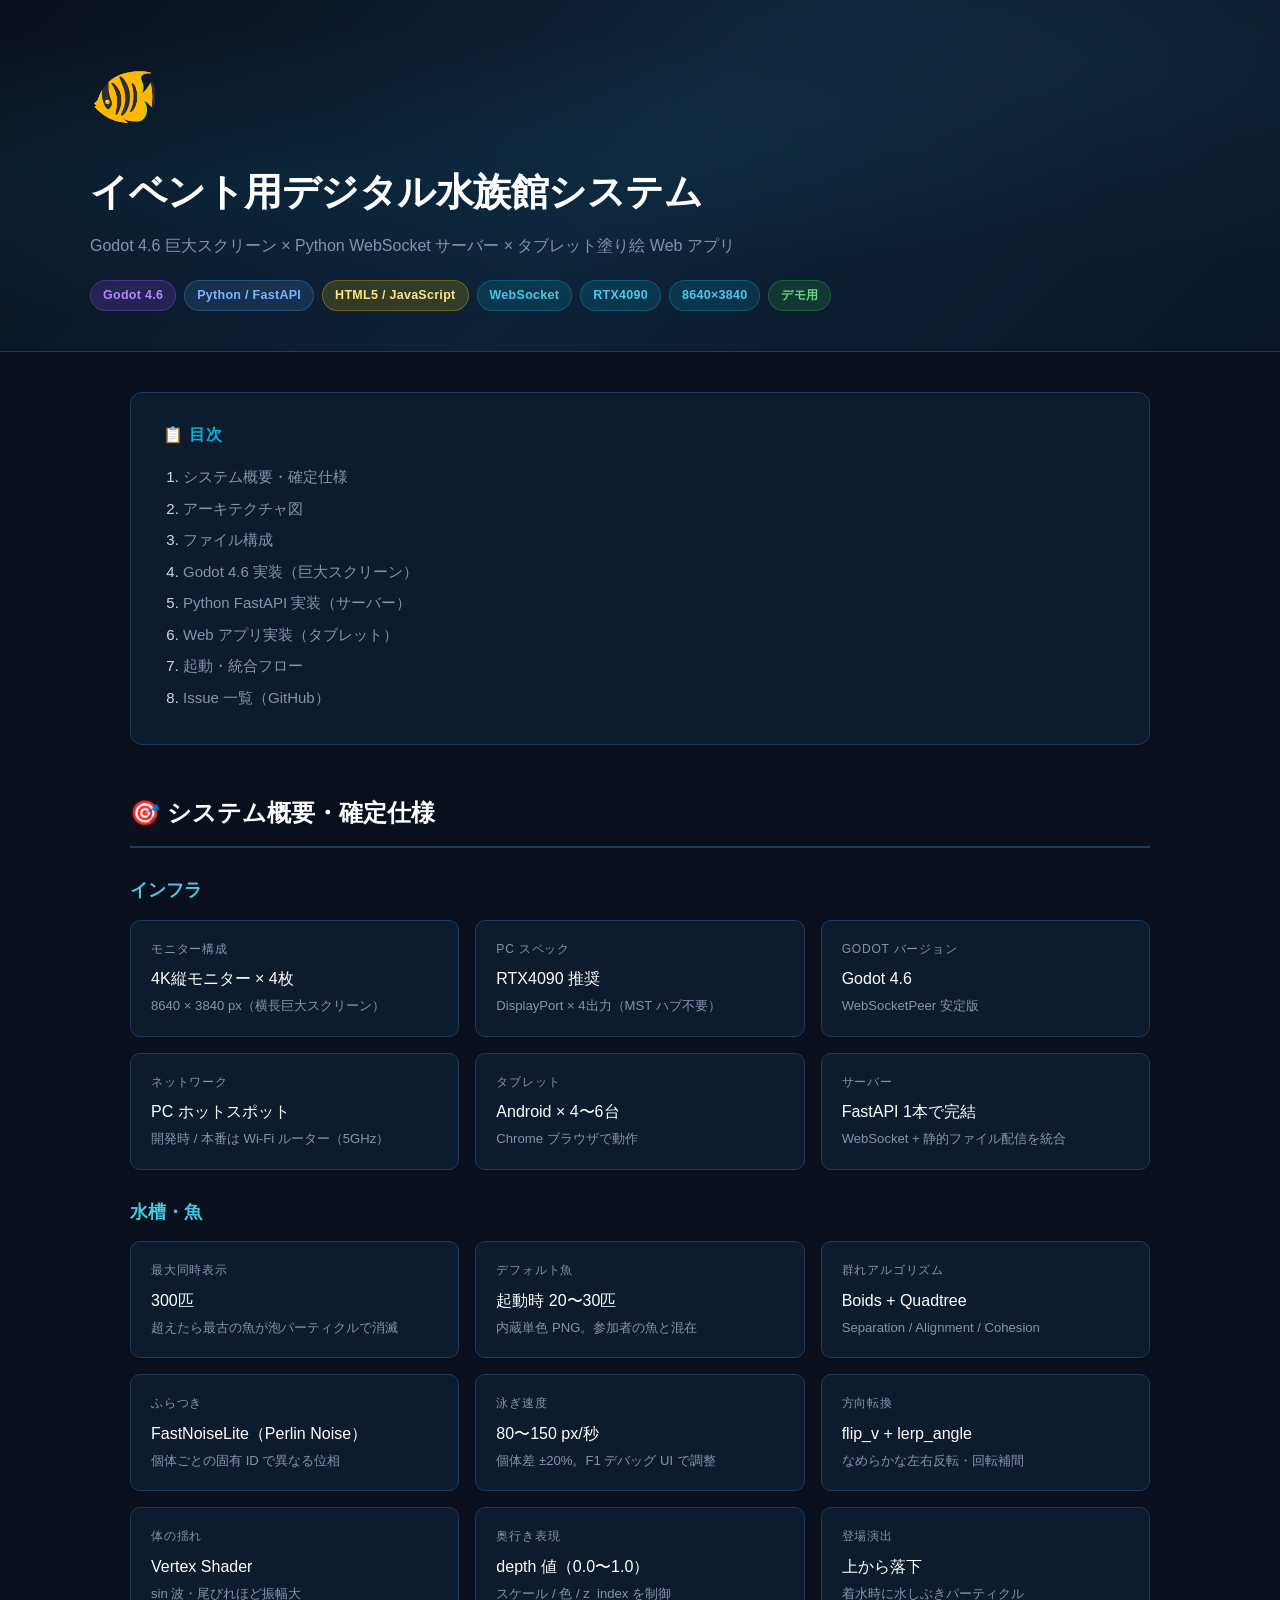
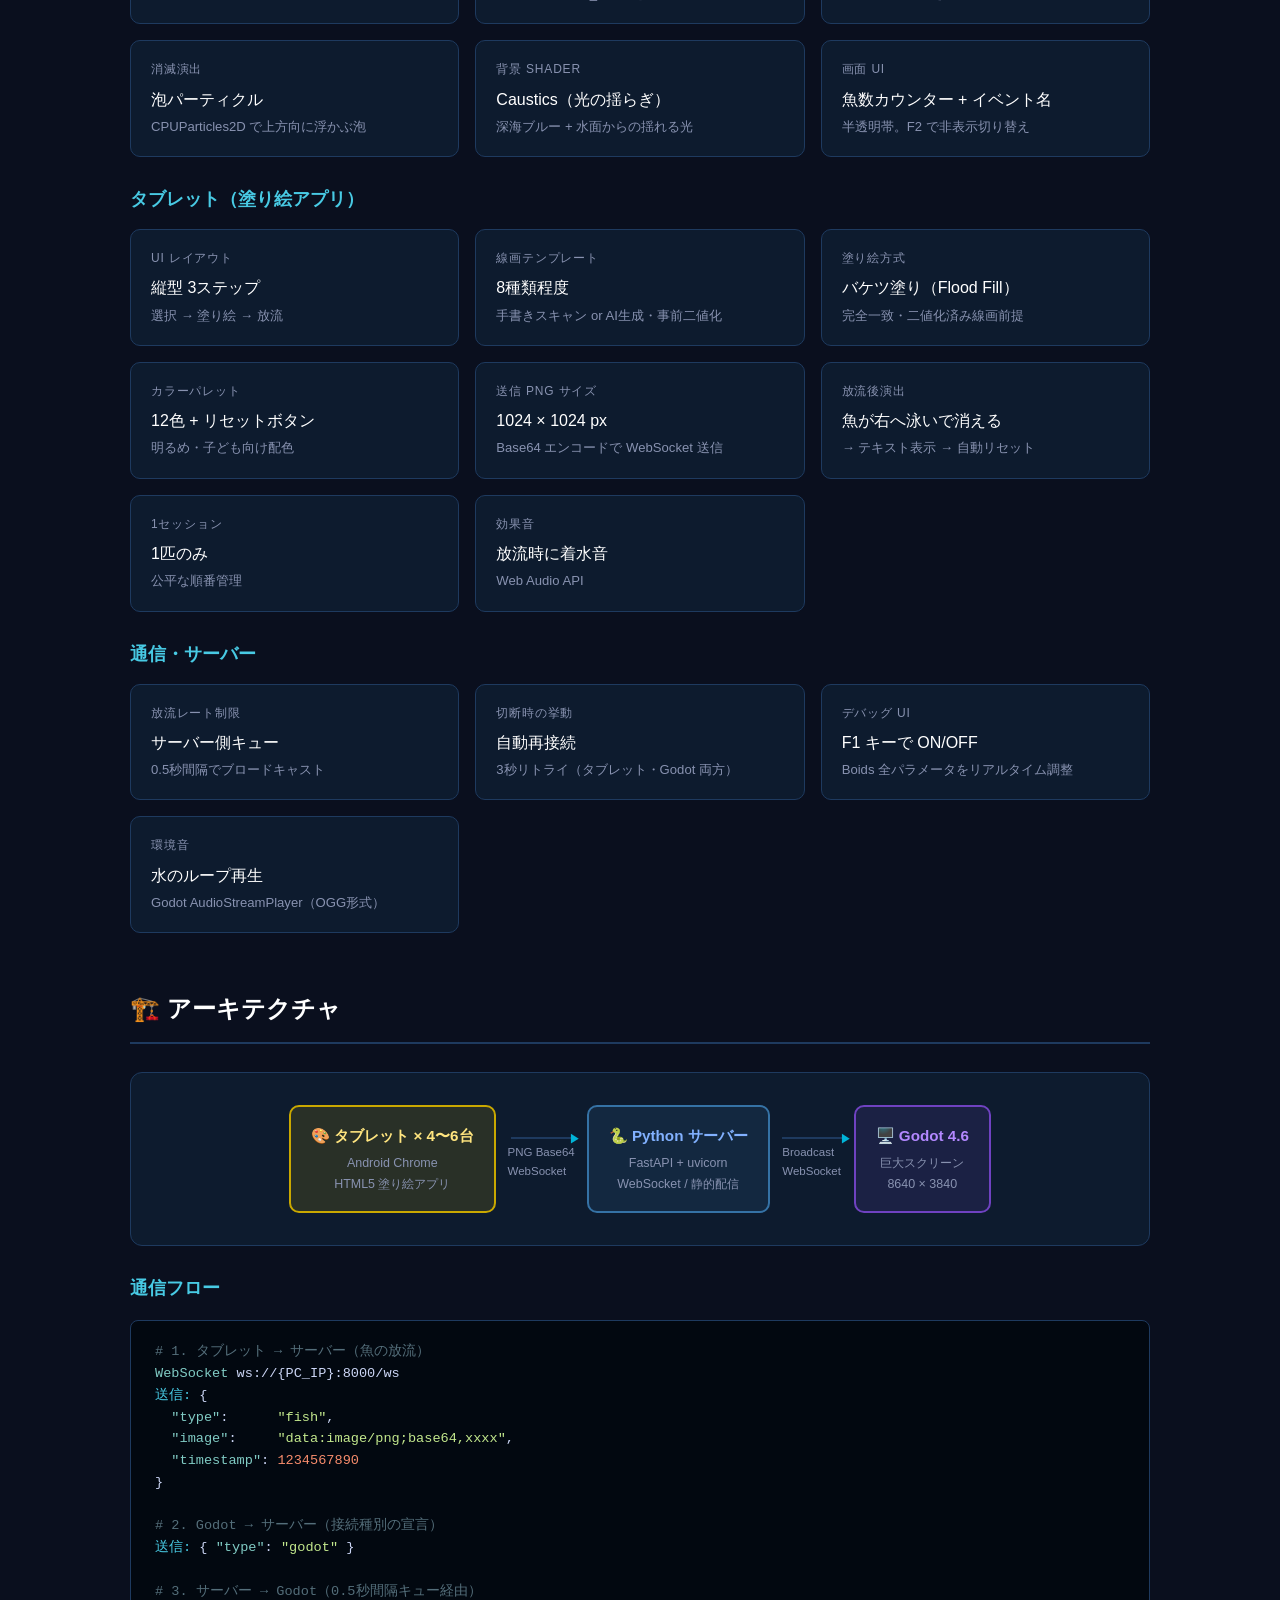
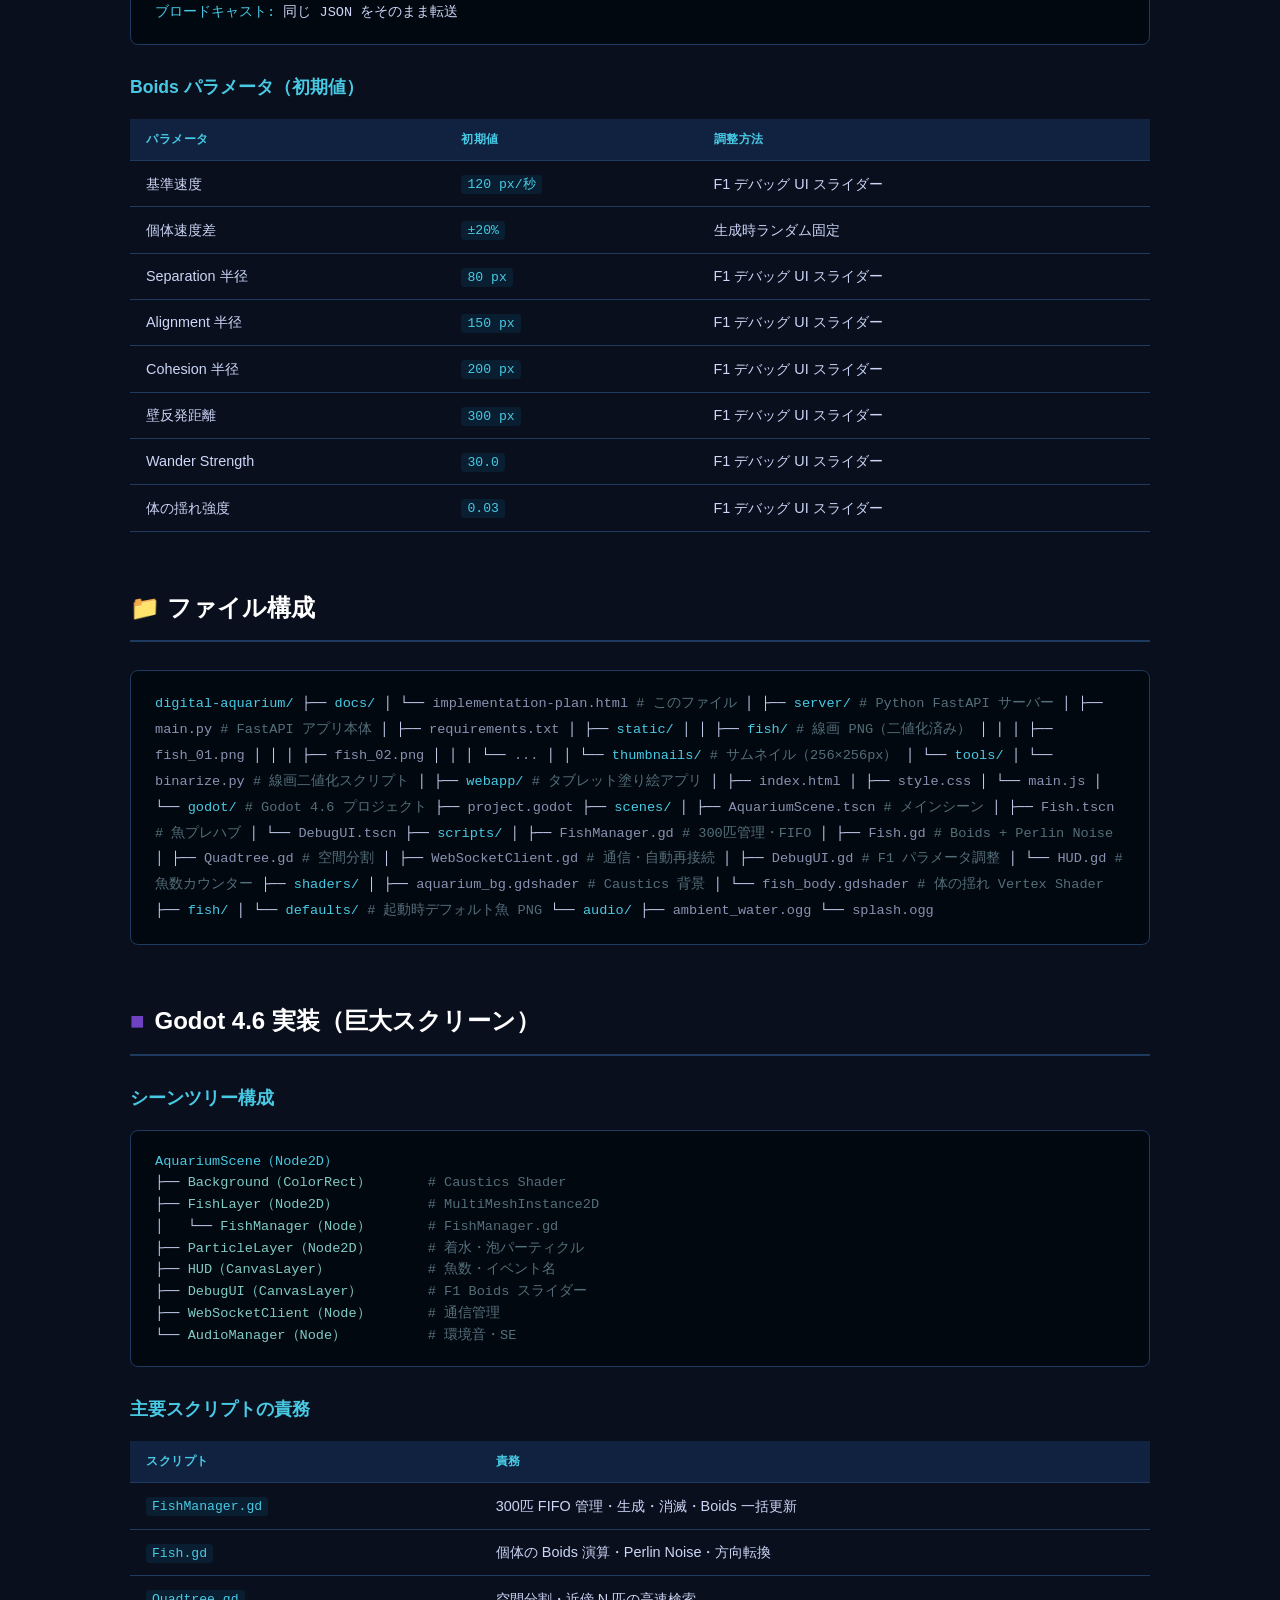
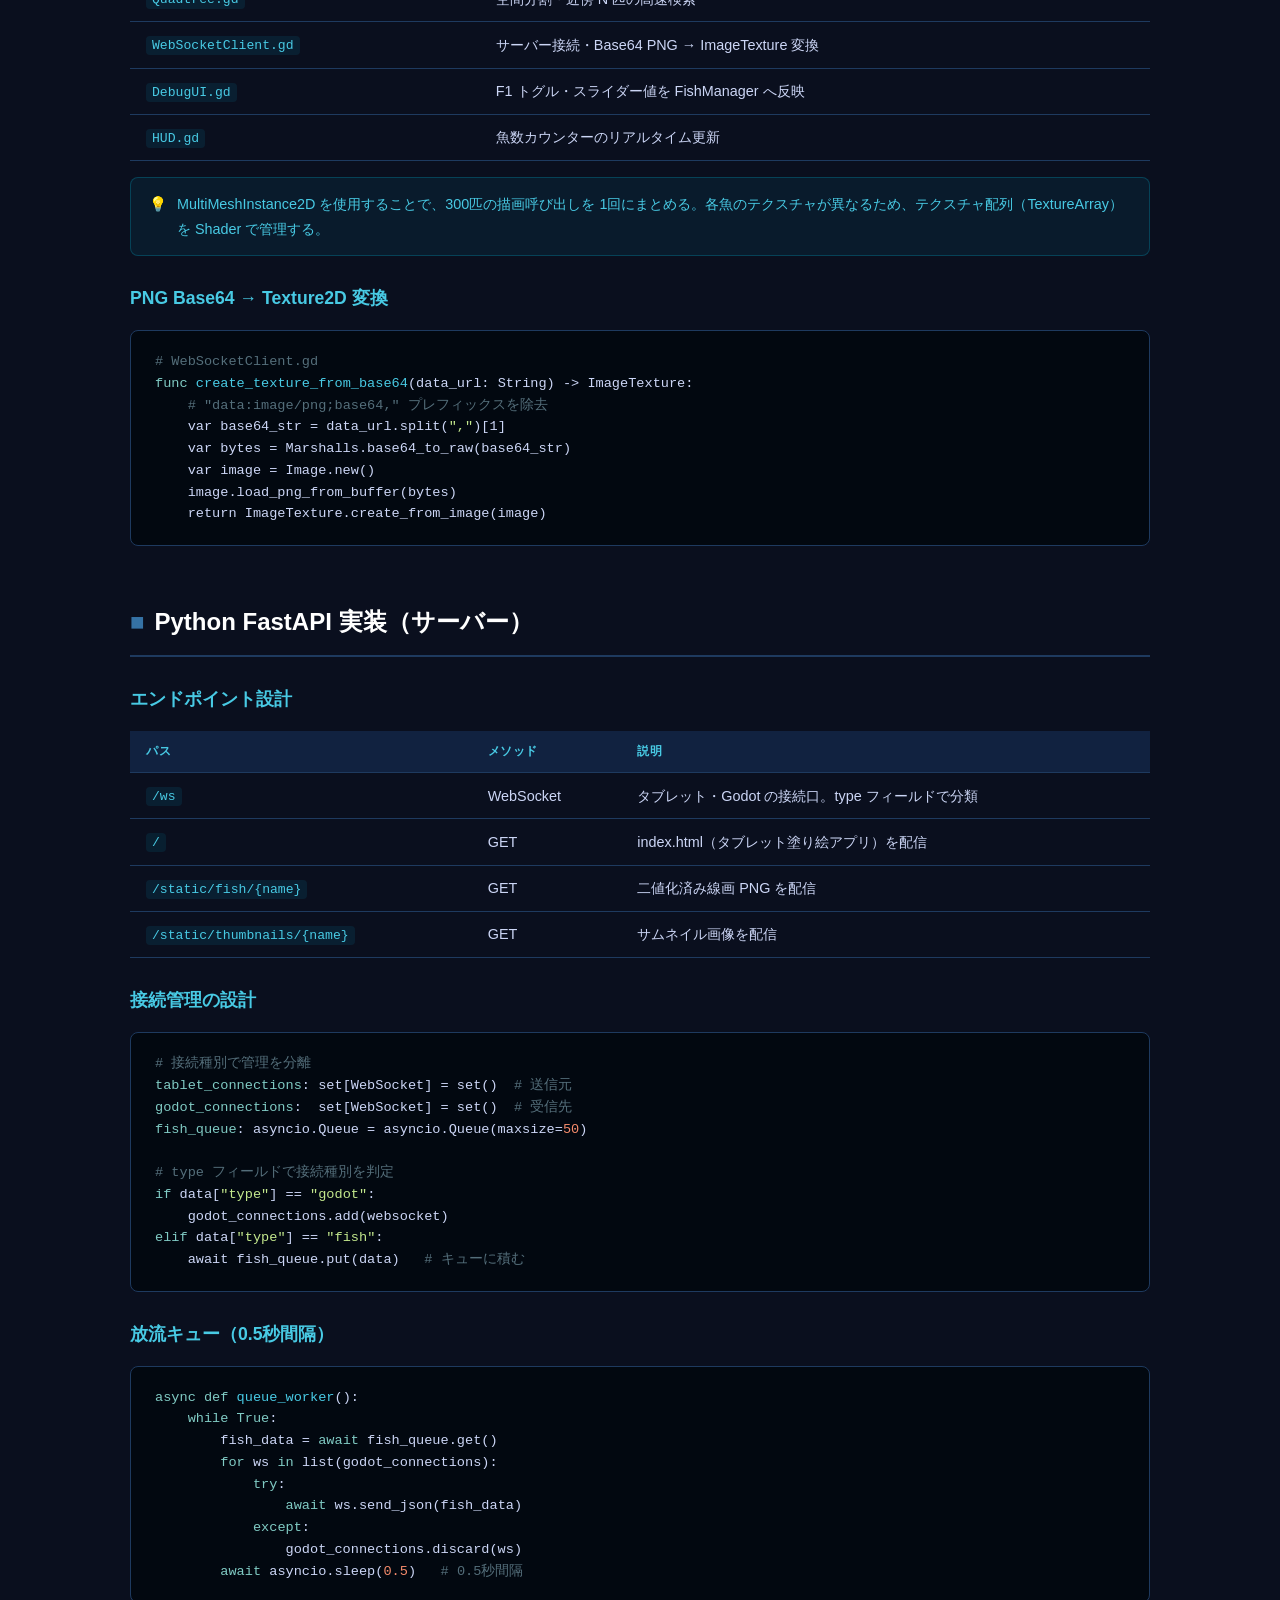
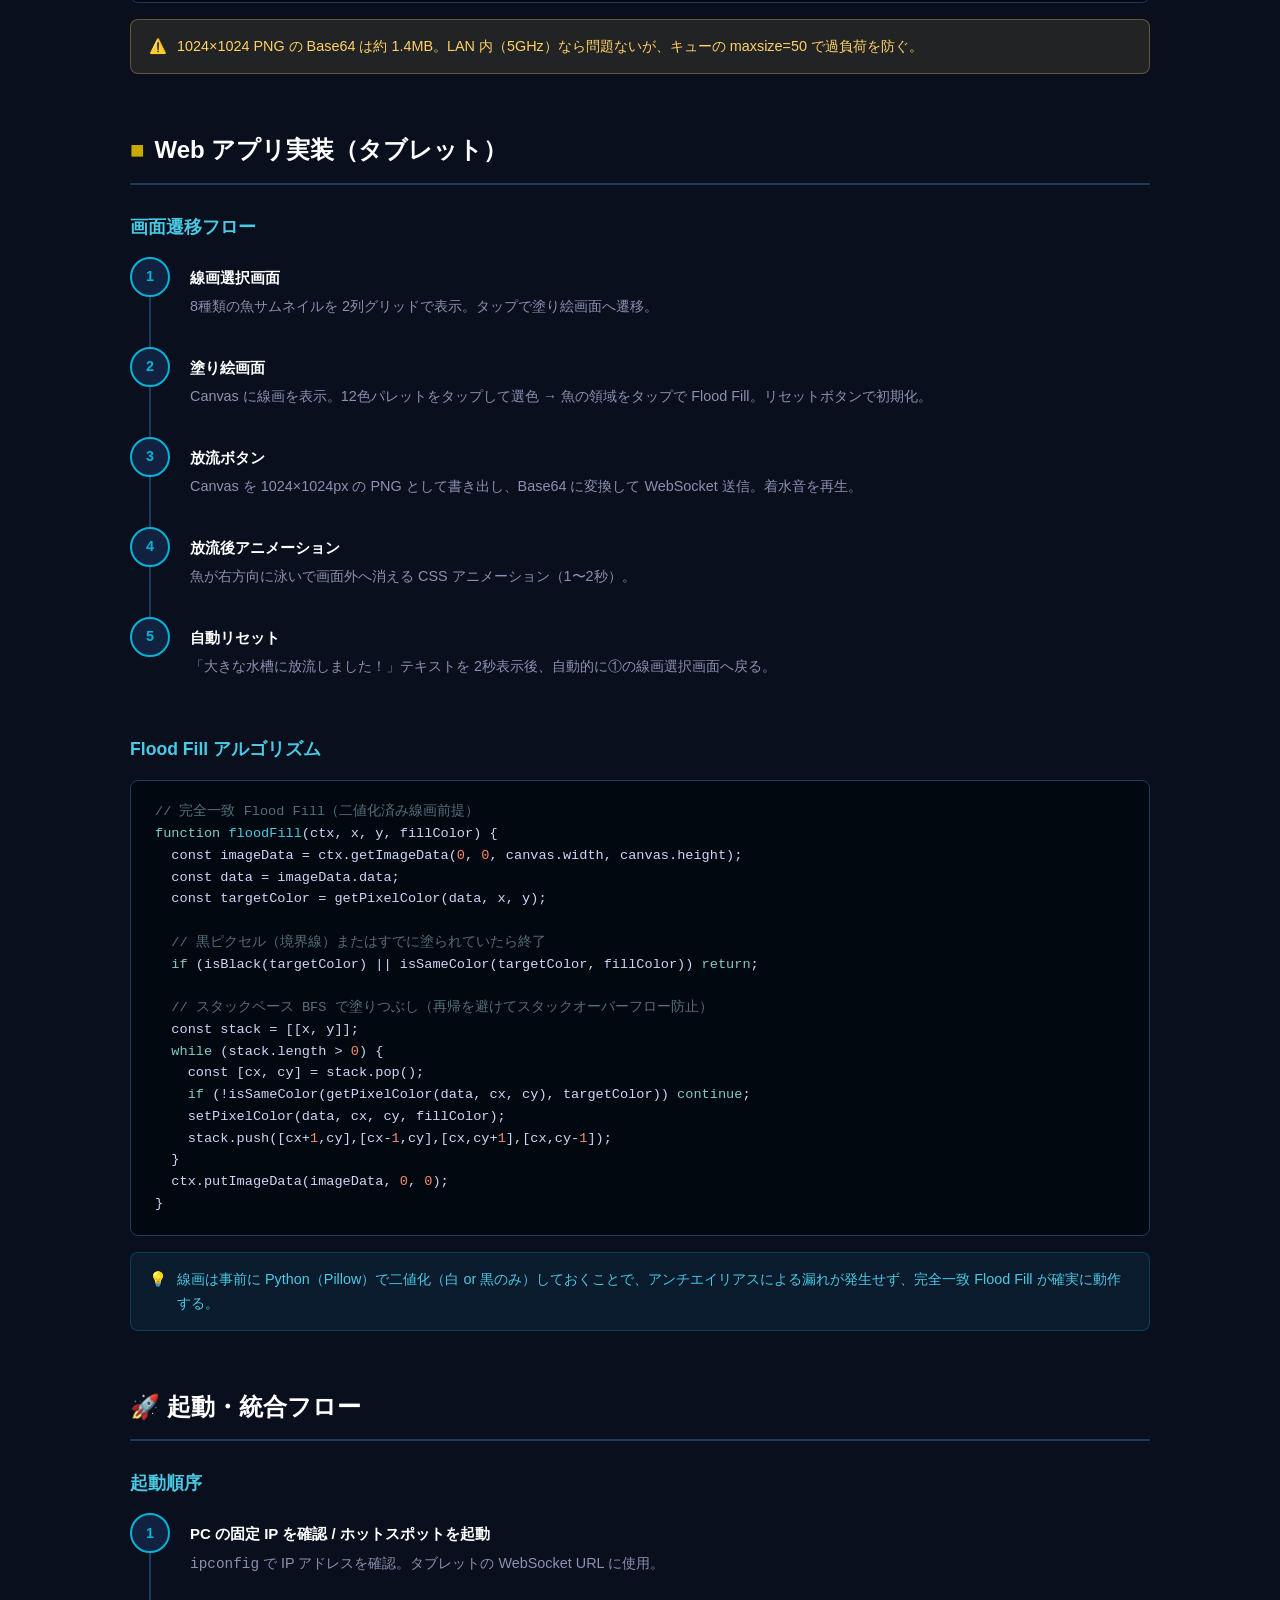
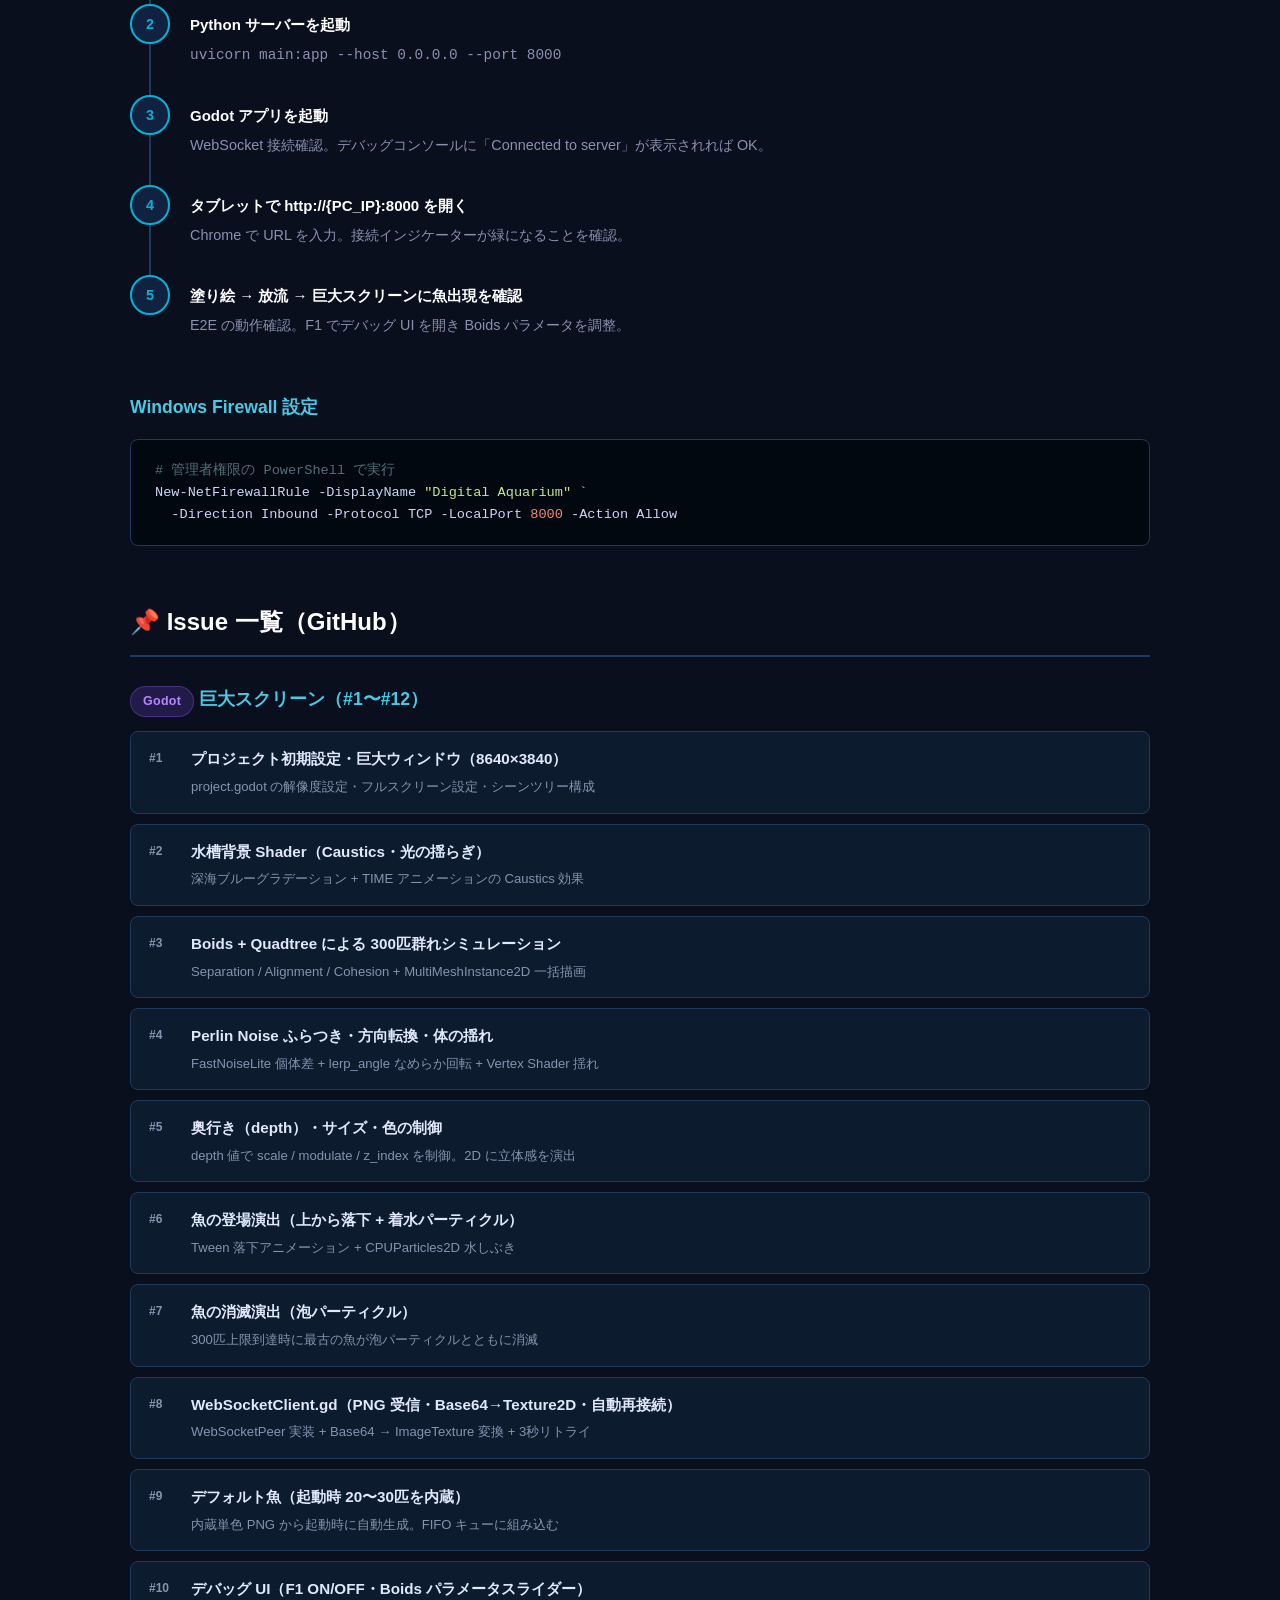
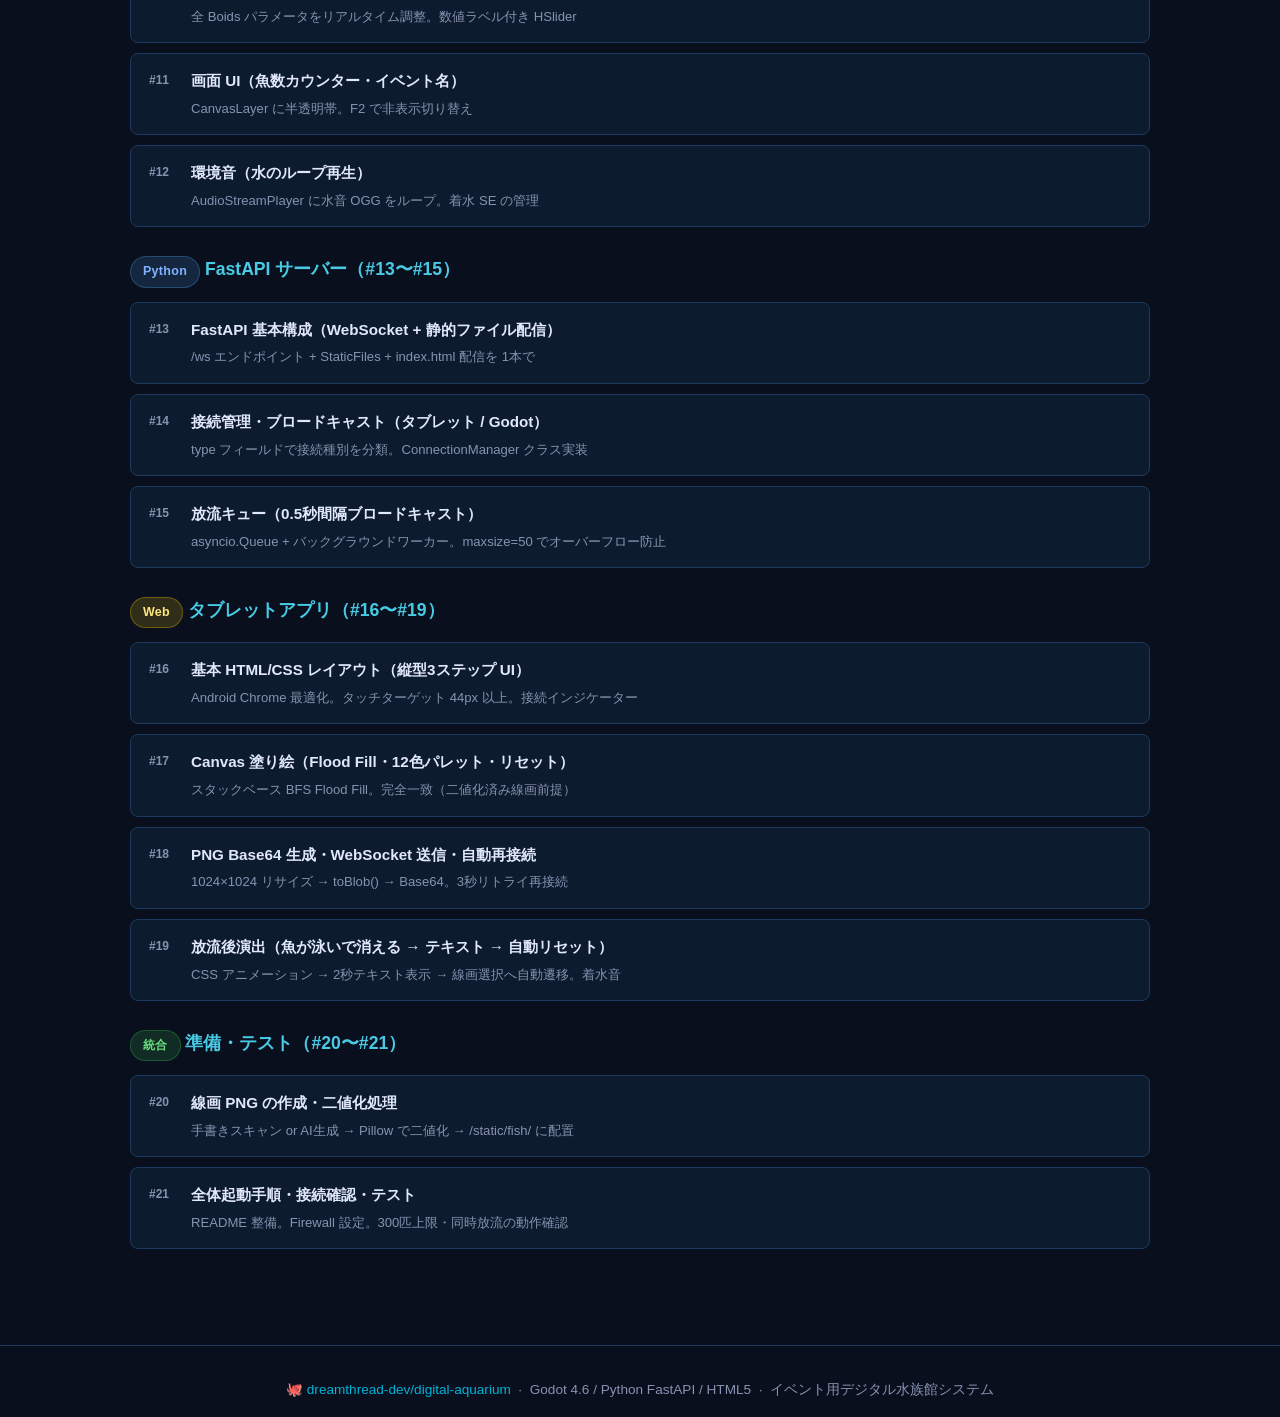
<file: docs/implementation-plan.html>
<!DOCTYPE html>
<html lang="ja">
<head>
  <meta charset="UTF-8" />
  <meta name="viewport" content="width=device-width, initial-scale=1.0" />
  <title>デジタル水族館システム｜実装プラン</title>
  <style>
    :root {
      --bg: #0a0f1e;
      --surface: #0d1b2e;
      --surface2: #112240;
      --border: #1e3a5f;
      --accent: #00b4d8;
      --accent2: #48cae4;
      --accent3: #90e0ef;
      --godot: #6f42c1;
      --python: #3572A5;
      --web: #c9a800;
      --integration: #2ea043;
      --text: #ccd6f6;
      --text-dim: #8892b0;
      --danger: #ff6b6b;
      --warning: #ffd166;
    }

    * { box-sizing: border-box; margin: 0; padding: 0; }

    body {
      background: var(--bg);
      color: var(--text);
      font-family: 'Segoe UI', 'Helvetica Neue', Arial, sans-serif;
      font-size: 15px;
      line-height: 1.7;
    }

    /* ─── Header ─── */
    header {
      background: linear-gradient(135deg, #0a0f1e 0%, #0d2137 50%, #0a1628 100%);
      border-bottom: 1px solid var(--border);
      padding: 48px 40px 40px;
      position: relative;
      overflow: hidden;
    }
    header::before {
      content: '';
      position: absolute;
      inset: 0;
      background:
        radial-gradient(ellipse at 20% 50%, rgba(0,180,216,0.08) 0%, transparent 60%),
        radial-gradient(ellipse at 80% 20%, rgba(72,202,228,0.06) 0%, transparent 50%);
    }
    header .inner { position: relative; max-width: 1100px; margin: 0 auto; }
    header .emoji { font-size: 56px; display: block; margin-bottom: 16px; }
    header h1 {
      font-size: 2.4rem;
      font-weight: 700;
      color: #fff;
      letter-spacing: -0.5px;
    }
    header p {
      color: var(--text-dim);
      margin-top: 8px;
      font-size: 1rem;
    }
    header .badges {
      margin-top: 20px;
      display: flex;
      flex-wrap: wrap;
      gap: 8px;
    }
    .badge {
      display: inline-block;
      padding: 4px 12px;
      border-radius: 20px;
      font-size: 0.78rem;
      font-weight: 600;
      letter-spacing: 0.3px;
    }
    .badge-godot  { background: rgba(111,66,193,0.25); color: #b388ff; border: 1px solid rgba(111,66,193,0.5); }
    .badge-python { background: rgba(53,114,165,0.25); color: #82b1ff; border: 1px solid rgba(53,114,165,0.5); }
    .badge-web    { background: rgba(201,168,0,0.2);  color: #ffe57f; border: 1px solid rgba(201,168,0,0.4); }
    .badge-int    { background: rgba(46,160,67,0.2);  color: #69db7c; border: 1px solid rgba(46,160,67,0.4); }
    .badge-info   { background: rgba(0,180,216,0.15); color: var(--accent2); border: 1px solid rgba(0,180,216,0.3); }

    /* ─── Layout ─── */
    .container { max-width: 1100px; margin: 0 auto; padding: 40px; }

    /* ─── TOC ─── */
    .toc {
      background: var(--surface);
      border: 1px solid var(--border);
      border-radius: 12px;
      padding: 28px 32px;
      margin-bottom: 48px;
    }
    .toc h2 { font-size: 1rem; color: var(--accent); margin-bottom: 16px; text-transform: uppercase; letter-spacing: 1px; }
    .toc ol { padding-left: 20px; }
    .toc li { margin: 6px 0; }
    .toc a { color: var(--text-dim); text-decoration: none; transition: color 0.2s; }
    .toc a:hover { color: var(--accent2); }

    /* ─── Section ─── */
    section { margin-bottom: 56px; }
    section h2 {
      font-size: 1.5rem;
      font-weight: 700;
      color: #fff;
      padding-bottom: 12px;
      border-bottom: 2px solid var(--border);
      margin-bottom: 28px;
      display: flex;
      align-items: center;
      gap: 10px;
    }
    section h3 {
      font-size: 1.1rem;
      font-weight: 600;
      color: var(--accent2);
      margin: 28px 0 14px;
    }

    /* ─── Spec Table ─── */
    .spec-grid {
      display: grid;
      grid-template-columns: repeat(auto-fill, minmax(300px, 1fr));
      gap: 16px;
      margin-bottom: 24px;
    }
    .spec-card {
      background: var(--surface);
      border: 1px solid var(--border);
      border-radius: 10px;
      padding: 18px 20px;
    }
    .spec-card .label {
      font-size: 0.75rem;
      text-transform: uppercase;
      letter-spacing: 0.8px;
      color: var(--text-dim);
      margin-bottom: 6px;
    }
    .spec-card .value {
      font-size: 1rem;
      color: #fff;
      font-weight: 500;
    }
    .spec-card .value small {
      display: block;
      font-size: 0.82rem;
      color: var(--text-dim);
      font-weight: 400;
      margin-top: 3px;
    }

    /* ─── Architecture ─── */
    .arch {
      background: var(--surface);
      border: 1px solid var(--border);
      border-radius: 12px;
      padding: 32px;
      margin-bottom: 24px;
      overflow-x: auto;
    }
    .arch-diagram {
      display: flex;
      align-items: center;
      justify-content: center;
      gap: 0;
      flex-wrap: nowrap;
      min-width: 600px;
    }
    .arch-box {
      border-radius: 10px;
      padding: 16px 20px;
      text-align: center;
      flex: 0 0 auto;
    }
    .arch-box .title { font-weight: 700; font-size: 0.95rem; margin-bottom: 4px; }
    .arch-box .sub   { font-size: 0.78rem; color: var(--text-dim); }
    .arch-box-tablet { background: rgba(201,168,0,0.15); border: 2px solid var(--web); color: #ffe57f; }
    .arch-box-server { background: rgba(53,114,165,0.15); border: 2px solid var(--python); color: #82b1ff; }
    .arch-box-godot  { background: rgba(111,66,193,0.15); border: 2px solid var(--godot); color: #b388ff; }
    .arch-arrow {
      display: flex;
      flex-direction: column;
      align-items: center;
      padding: 0 12px;
      color: var(--text-dim);
      font-size: 0.72rem;
      gap: 4px;
    }
    .arch-arrow .line {
      height: 2px;
      width: 60px;
      background: var(--border);
      position: relative;
    }
    .arch-arrow .line::after {
      content: '▶';
      position: absolute;
      right: -10px;
      top: -8px;
      font-size: 12px;
      color: var(--accent);
    }

    /* ─── Component Sections ─── */
    .component-header {
      display: flex;
      align-items: center;
      gap: 12px;
      margin-bottom: 20px;
    }
    .component-dot {
      width: 14px; height: 14px;
      border-radius: 50%;
      flex-shrink: 0;
    }

    /* ─── Issue List ─── */
    .issue-list { list-style: none; display: flex; flex-direction: column; gap: 10px; }
    .issue-item {
      background: var(--surface);
      border: 1px solid var(--border);
      border-radius: 8px;
      padding: 14px 18px;
      display: flex;
      align-items: flex-start;
      gap: 14px;
      transition: border-color 0.2s;
    }
    .issue-item:hover { border-color: var(--accent); }
    .issue-num {
      font-size: 0.75rem;
      font-weight: 700;
      color: var(--text-dim);
      min-width: 28px;
      padding-top: 2px;
    }
    .issue-content { flex: 1; }
    .issue-title { font-weight: 600; color: #e0e7ff; font-size: 0.95rem; }
    .issue-desc  { font-size: 0.82rem; color: var(--text-dim); margin-top: 4px; }

    /* ─── Code Block ─── */
    pre {
      background: #020810;
      border: 1px solid var(--border);
      border-radius: 8px;
      padding: 20px 24px;
      overflow-x: auto;
      font-size: 0.85rem;
      line-height: 1.6;
      margin: 16px 0;
    }
    code { font-family: 'Cascadia Code', 'Fira Code', 'Consolas', monospace; }
    .token-comment { color: #546e7a; }
    .token-key     { color: #80cbc4; }
    .token-string  { color: #c3e88d; }
    .token-number  { color: #f78c6c; }
    .token-type    { color: var(--accent2); }

    /* ─── Flow ─── */
    .flow {
      display: flex;
      flex-direction: column;
      gap: 0;
    }
    .flow-step {
      display: flex;
      gap: 20px;
      position: relative;
    }
    .flow-step:not(:last-child) .flow-line {
      position: absolute;
      left: 19px;
      top: 40px;
      bottom: 0;
      width: 2px;
      background: var(--border);
    }
    .flow-num {
      width: 40px; height: 40px;
      border-radius: 50%;
      background: var(--surface2);
      border: 2px solid var(--accent);
      display: flex; align-items: center; justify-content: center;
      font-weight: 700;
      color: var(--accent);
      flex-shrink: 0;
      font-size: 0.9rem;
      position: relative;
      z-index: 1;
    }
    .flow-body {
      padding: 8px 0 28px;
    }
    .flow-body strong { color: #fff; display: block; margin-bottom: 4px; }
    .flow-body p { color: var(--text-dim); font-size: 0.9rem; }

    /* ─── Param Table ─── */
    table {
      width: 100%;
      border-collapse: collapse;
      margin: 16px 0;
      font-size: 0.9rem;
    }
    th {
      text-align: left;
      padding: 10px 16px;
      background: var(--surface2);
      color: var(--accent2);
      font-size: 0.78rem;
      text-transform: uppercase;
      letter-spacing: 0.5px;
      border-bottom: 1px solid var(--border);
    }
    td {
      padding: 10px 16px;
      border-bottom: 1px solid var(--border);
      color: var(--text);
    }
    tr:hover td { background: rgba(255,255,255,0.02); }
    td code {
      background: rgba(0,180,216,0.1);
      color: var(--accent2);
      padding: 2px 6px;
      border-radius: 4px;
      font-size: 0.82rem;
    }

    /* ─── Alert ─── */
    .alert {
      border-radius: 8px;
      padding: 14px 18px;
      margin: 16px 0;
      font-size: 0.9rem;
      display: flex;
      gap: 10px;
      align-items: flex-start;
    }
    .alert-warning { background: rgba(255,209,102,0.1); border: 1px solid rgba(255,209,102,0.3); color: var(--warning); }
    .alert-info    { background: rgba(0,180,216,0.08); border: 1px solid rgba(0,180,216,0.25); color: var(--accent2); }
    .alert-icon    { flex-shrink: 0; }

    /* ─── Dir Tree ─── */
    .dir-tree {
      background: #020810;
      border: 1px solid var(--border);
      border-radius: 8px;
      padding: 20px 24px;
      font-family: 'Cascadia Code', 'Fira Code', 'Consolas', monospace;
      font-size: 0.85rem;
      line-height: 1.9;
    }
    .dir-tree .dir  { color: var(--accent2); }
    .dir-tree .file { color: var(--text-dim); }
    .dir-tree .note { color: #546e7a; }

    /* ─── Footer ─── */
    footer {
      border-top: 1px solid var(--border);
      padding: 32px 40px;
      text-align: center;
      color: var(--text-dim);
      font-size: 0.85rem;
    }
    footer a { color: var(--accent); text-decoration: none; }
    footer a:hover { text-decoration: underline; }
  </style>
</head>
<body>

<!-- ═══════════════════════════════════════════════ HEADER -->
<header>
  <div class="inner">
    <span class="emoji">🐠</span>
    <h1>イベント用デジタル水族館システム</h1>
    <p>Godot 4.6 巨大スクリーン × Python WebSocket サーバー × タブレット塗り絵 Web アプリ</p>
    <div class="badges">
      <span class="badge badge-godot">Godot 4.6</span>
      <span class="badge badge-python">Python / FastAPI</span>
      <span class="badge badge-web">HTML5 / JavaScript</span>
      <span class="badge badge-info">WebSocket</span>
      <span class="badge badge-info">RTX4090</span>
      <span class="badge badge-info">8640×3840</span>
      <span class="badge badge-int">デモ用</span>
    </div>
  </div>
</header>

<!-- ═══════════════════════════════════════════════ CONTAINER -->
<div class="container">

  <!-- TOC -->
  <nav class="toc">
    <h2>📋 目次</h2>
    <ol>
      <li><a href="#overview">システム概要・確定仕様</a></li>
      <li><a href="#architecture">アーキテクチャ図</a></li>
      <li><a href="#filestructure">ファイル構成</a></li>
      <li><a href="#godot">Godot 4.6 実装（巨大スクリーン）</a></li>
      <li><a href="#python">Python FastAPI 実装（サーバー）</a></li>
      <li><a href="#webapp">Web アプリ実装（タブレット）</a></li>
      <li><a href="#flow">起動・統合フロー</a></li>
      <li><a href="#issues">Issue 一覧（GitHub）</a></li>
    </ol>
  </nav>

  <!-- ═══ 1. OVERVIEW -->
  <section id="overview">
    <h2>🎯 システム概要・確定仕様</h2>

    <h3>インフラ</h3>
    <div class="spec-grid">
      <div class="spec-card">
        <div class="label">モニター構成</div>
        <div class="value">4K縦モニター × 4枚<small>8640 × 3840 px（横長巨大スクリーン）</small></div>
      </div>
      <div class="spec-card">
        <div class="label">PC スペック</div>
        <div class="value">RTX4090 推奨<small>DisplayPort × 4出力（MST ハブ不要）</small></div>
      </div>
      <div class="spec-card">
        <div class="label">Godot バージョン</div>
        <div class="value">Godot 4.6<small>WebSocketPeer 安定版</small></div>
      </div>
      <div class="spec-card">
        <div class="label">ネットワーク</div>
        <div class="value">PC ホットスポット<small>開発時 / 本番は Wi-Fi ルーター（5GHz）</small></div>
      </div>
      <div class="spec-card">
        <div class="label">タブレット</div>
        <div class="value">Android × 4〜6台<small>Chrome ブラウザで動作</small></div>
      </div>
      <div class="spec-card">
        <div class="label">サーバー</div>
        <div class="value">FastAPI 1本で完結<small>WebSocket + 静的ファイル配信を統合</small></div>
      </div>
    </div>

    <h3>水槽・魚</h3>
    <div class="spec-grid">
      <div class="spec-card">
        <div class="label">最大同時表示</div>
        <div class="value">300匹<small>超えたら最古の魚が泡パーティクルで消滅</small></div>
      </div>
      <div class="spec-card">
        <div class="label">デフォルト魚</div>
        <div class="value">起動時 20〜30匹<small>内蔵単色 PNG。参加者の魚と混在</small></div>
      </div>
      <div class="spec-card">
        <div class="label">群れアルゴリズム</div>
        <div class="value">Boids + Quadtree<small>Separation / Alignment / Cohesion</small></div>
      </div>
      <div class="spec-card">
        <div class="label">ふらつき</div>
        <div class="value">FastNoiseLite（Perlin Noise）<small>個体ごとの固有 ID で異なる位相</small></div>
      </div>
      <div class="spec-card">
        <div class="label">泳ぎ速度</div>
        <div class="value">80〜150 px/秒<small>個体差 ±20%。F1 デバッグ UI で調整</small></div>
      </div>
      <div class="spec-card">
        <div class="label">方向転換</div>
        <div class="value">flip_v + lerp_angle<small>なめらかな左右反転・回転補間</small></div>
      </div>
      <div class="spec-card">
        <div class="label">体の揺れ</div>
        <div class="value">Vertex Shader<small>sin 波・尾びれほど振幅大</small></div>
      </div>
      <div class="spec-card">
        <div class="label">奥行き表現</div>
        <div class="value">depth 値（0.0〜1.0）<small>スケール / 色 / z_index を制御</small></div>
      </div>
      <div class="spec-card">
        <div class="label">登場演出</div>
        <div class="value">上から落下<small>着水時に水しぶきパーティクル</small></div>
      </div>
      <div class="spec-card">
        <div class="label">消滅演出</div>
        <div class="value">泡パーティクル<small>CPUParticles2D で上方向に浮かぶ泡</small></div>
      </div>
      <div class="spec-card">
        <div class="label">背景 Shader</div>
        <div class="value">Caustics（光の揺らぎ）<small>深海ブルー + 水面からの揺れる光</small></div>
      </div>
      <div class="spec-card">
        <div class="label">画面 UI</div>
        <div class="value">魚数カウンター + イベント名<small>半透明帯。F2 で非表示切り替え</small></div>
      </div>
    </div>

    <h3>タブレット（塗り絵アプリ）</h3>
    <div class="spec-grid">
      <div class="spec-card">
        <div class="label">UI レイアウト</div>
        <div class="value">縦型 3ステップ<small>選択 → 塗り絵 → 放流</small></div>
      </div>
      <div class="spec-card">
        <div class="label">線画テンプレート</div>
        <div class="value">8種類程度<small>手書きスキャン or AI生成・事前二値化</small></div>
      </div>
      <div class="spec-card">
        <div class="label">塗り絵方式</div>
        <div class="value">バケツ塗り（Flood Fill）<small>完全一致・二値化済み線画前提</small></div>
      </div>
      <div class="spec-card">
        <div class="label">カラーパレット</div>
        <div class="value">12色 + リセットボタン<small>明るめ・子ども向け配色</small></div>
      </div>
      <div class="spec-card">
        <div class="label">送信 PNG サイズ</div>
        <div class="value">1024 × 1024 px<small>Base64 エンコードで WebSocket 送信</small></div>
      </div>
      <div class="spec-card">
        <div class="label">放流後演出</div>
        <div class="value">魚が右へ泳いで消える<small>→ テキスト表示 → 自動リセット</small></div>
      </div>
      <div class="spec-card">
        <div class="label">1セッション</div>
        <div class="value">1匹のみ<small>公平な順番管理</small></div>
      </div>
      <div class="spec-card">
        <div class="label">効果音</div>
        <div class="value">放流時に着水音<small>Web Audio API</small></div>
      </div>
    </div>

    <h3>通信・サーバー</h3>
    <div class="spec-grid">
      <div class="spec-card">
        <div class="label">放流レート制限</div>
        <div class="value">サーバー側キュー<small>0.5秒間隔でブロードキャスト</small></div>
      </div>
      <div class="spec-card">
        <div class="label">切断時の挙動</div>
        <div class="value">自動再接続<small>3秒リトライ（タブレット・Godot 両方）</small></div>
      </div>
      <div class="spec-card">
        <div class="label">デバッグ UI</div>
        <div class="value">F1 キーで ON/OFF<small>Boids 全パラメータをリアルタイム調整</small></div>
      </div>
      <div class="spec-card">
        <div class="label">環境音</div>
        <div class="value">水のループ再生<small>Godot AudioStreamPlayer（OGG形式）</small></div>
      </div>
    </div>
  </section>

  <!-- ═══ 2. ARCHITECTURE -->
  <section id="architecture">
    <h2>🏗️ アーキテクチャ</h2>

    <div class="arch">
      <div class="arch-diagram">
        <div class="arch-box arch-box-tablet">
          <div class="title">🎨 タブレット × 4〜6台</div>
          <div class="sub">Android Chrome<br>HTML5 塗り絵アプリ</div>
        </div>
        <div class="arch-arrow">
          <div class="line"></div>
          <span>PNG Base64<br>WebSocket</span>
        </div>
        <div class="arch-box arch-box-server">
          <div class="title">🐍 Python サーバー</div>
          <div class="sub">FastAPI + uvicorn<br>WebSocket / 静的配信</div>
        </div>
        <div class="arch-arrow">
          <div class="line"></div>
          <span>Broadcast<br>WebSocket</span>
        </div>
        <div class="arch-box arch-box-godot">
          <div class="title">🖥️ Godot 4.6</div>
          <div class="sub">巨大スクリーン<br>8640 × 3840</div>
        </div>
      </div>
    </div>

    <h3>通信フロー</h3>
    <pre><code><span class="token-comment"># 1. タブレット → サーバー（魚の放流）</span>
<span class="token-key">WebSocket</span> ws://{PC_IP}:8000/ws
<span class="token-type">送信:</span> {
  <span class="token-key">"type"</span>:      <span class="token-string">"fish"</span>,
  <span class="token-key">"image"</span>:     <span class="token-string">"[data-uri]"</span>,
  <span class="token-key">"timestamp"</span>: <span class="token-number">1234567890</span>
}

<span class="token-comment"># 2. Godot → サーバー（接続種別の宣言）</span>
<span class="token-type">送信:</span> { <span class="token-key">"type"</span>: <span class="token-string">"godot"</span> }

<span class="token-comment"># 3. サーバー → Godot（0.5秒間隔キュー経由）</span>
<span class="token-type">ブロードキャスト:</span> 同じ JSON をそのまま転送</code></pre>

    <h3>Boids パラメータ（初期値）</h3>
    <table>
      <tr><th>パラメータ</th><th>初期値</th><th>調整方法</th></tr>
      <tr><td>基準速度</td><td><code>120 px/秒</code></td><td>F1 デバッグ UI スライダー</td></tr>
      <tr><td>個体速度差</td><td><code>±20%</code></td><td>生成時ランダム固定</td></tr>
      <tr><td>Separation 半径</td><td><code>80 px</code></td><td>F1 デバッグ UI スライダー</td></tr>
      <tr><td>Alignment 半径</td><td><code>150 px</code></td><td>F1 デバッグ UI スライダー</td></tr>
      <tr><td>Cohesion 半径</td><td><code>200 px</code></td><td>F1 デバッグ UI スライダー</td></tr>
      <tr><td>壁反発距離</td><td><code>300 px</code></td><td>F1 デバッグ UI スライダー</td></tr>
      <tr><td>Wander Strength</td><td><code>30.0</code></td><td>F1 デバッグ UI スライダー</td></tr>
      <tr><td>体の揺れ強度</td><td><code>0.03</code></td><td>F1 デバッグ UI スライダー</td></tr>
    </table>
  </section>

  <!-- ═══ 3. FILE STRUCTURE -->
  <section id="filestructure">
    <h2>📁 ファイル構成</h2>

    <div class="dir-tree">
<span class="dir">digital-aquarium/</span>
├── <span class="dir">docs/</span>
│   └── <span class="file">implementation-plan.html</span>   <span class="note"># このファイル</span>
│
├── <span class="dir">server/</span>                           <span class="note"># Python FastAPI サーバー</span>
│   ├── <span class="file">main.py</span>                        <span class="note"># FastAPI アプリ本体</span>
│   ├── <span class="file">requirements.txt</span>
│   ├── <span class="dir">static/</span>
│   │   ├── <span class="dir">fish/</span>                      <span class="note"># 線画 PNG（二値化済み）</span>
│   │   │   ├── <span class="file">fish_01.png</span>
│   │   │   ├── <span class="file">fish_02.png</span>
│   │   │   └── <span class="file">...</span>
│   │   └── <span class="dir">thumbnails/</span>                <span class="note"># サムネイル（256×256px）</span>
│   └── <span class="dir">tools/</span>
│       └── <span class="file">binarize.py</span>                <span class="note"># 線画二値化スクリプト</span>
│
├── <span class="dir">webapp/</span>                           <span class="note"># タブレット塗り絵アプリ</span>
│   ├── <span class="file">index.html</span>
│   ├── <span class="file">style.css</span>
│   └── <span class="file">main.js</span>
│
└── <span class="dir">godot/</span>                            <span class="note"># Godot 4.6 プロジェクト</span>
    ├── <span class="file">project.godot</span>
    ├── <span class="dir">scenes/</span>
    │   ├── <span class="file">AquariumScene.tscn</span>         <span class="note"># メインシーン</span>
    │   ├── <span class="file">Fish.tscn</span>                   <span class="note"># 魚プレハブ</span>
    │   └── <span class="file">DebugUI.tscn</span>
    ├── <span class="dir">scripts/</span>
    │   ├── <span class="file">FishManager.gd</span>             <span class="note"># 300匹管理・FIFO</span>
    │   ├── <span class="file">Fish.gd</span>                     <span class="note"># Boids + Perlin Noise</span>
    │   ├── <span class="file">Quadtree.gd</span>                <span class="note"># 空間分割</span>
    │   ├── <span class="file">WebSocketClient.gd</span>         <span class="note"># 通信・自動再接続</span>
    │   ├── <span class="file">DebugUI.gd</span>                 <span class="note"># F1 パラメータ調整</span>
    │   └── <span class="file">HUD.gd</span>                      <span class="note"># 魚数カウンター</span>
    ├── <span class="dir">shaders/</span>
    │   ├── <span class="file">aquarium_bg.gdshader</span>       <span class="note"># Caustics 背景</span>
    │   └── <span class="file">fish_body.gdshader</span>         <span class="note"># 体の揺れ Vertex Shader</span>
    ├── <span class="dir">fish/</span>
    │   └── <span class="dir">defaults/</span>                   <span class="note"># 起動時デフォルト魚 PNG</span>
    └── <span class="dir">audio/</span>
        ├── <span class="file">ambient_water.ogg</span>
        └── <span class="file">splash.ogg</span>
    </div>
  </section>

  <!-- ═══ 4. GODOT -->
  <section id="godot">
    <h2><span style="color:var(--godot)">■</span> Godot 4.6 実装（巨大スクリーン）</h2>

    <h3>シーンツリー構成</h3>
    <pre><code><span class="token-type">AquariumScene（Node2D）</span>
├── <span class="token-key">Background（ColorRect）</span>       <span class="token-comment"># Caustics Shader</span>
├── <span class="token-key">FishLayer（Node2D）</span>           <span class="token-comment"># MultiMeshInstance2D</span>
│   └── <span class="token-key">FishManager（Node）</span>       <span class="token-comment"># FishManager.gd</span>
├── <span class="token-key">ParticleLayer（Node2D）</span>       <span class="token-comment"># 着水・泡パーティクル</span>
├── <span class="token-key">HUD（CanvasLayer）</span>            <span class="token-comment"># 魚数・イベント名</span>
├── <span class="token-key">DebugUI（CanvasLayer）</span>        <span class="token-comment"># F1 Boids スライダー</span>
├── <span class="token-key">WebSocketClient（Node）</span>       <span class="token-comment"># 通信管理</span>
└── <span class="token-key">AudioManager（Node）</span>          <span class="token-comment"># 環境音・SE</span></code></pre>

    <h3>主要スクリプトの責務</h3>
    <table>
      <tr><th>スクリプト</th><th>責務</th></tr>
      <tr><td><code>FishManager.gd</code></td><td>300匹 FIFO 管理・生成・消滅・Boids 一括更新</td></tr>
      <tr><td><code>Fish.gd</code></td><td>個体の Boids 演算・Perlin Noise・方向転換</td></tr>
      <tr><td><code>Quadtree.gd</code></td><td>空間分割・近傍 N 匹の高速検索</td></tr>
      <tr><td><code>WebSocketClient.gd</code></td><td>サーバー接続・Base64 PNG → ImageTexture 変換</td></tr>
      <tr><td><code>DebugUI.gd</code></td><td>F1 トグル・スライダー値を FishManager へ反映</td></tr>
      <tr><td><code>HUD.gd</code></td><td>魚数カウンターのリアルタイム更新</td></tr>
    </table>

    <div class="alert alert-info">
      <span class="alert-icon">💡</span>
      <span>MultiMeshInstance2D を使用することで、300匹の描画呼び出しを 1回にまとめる。各魚のテクスチャが異なるため、テクスチャ配列（TextureArray）を Shader で管理する。</span>
    </div>

    <h3>PNG Base64 → Texture2D 変換</h3>
    <pre><code><span class="token-comment"># WebSocketClient.gd</span>
<span class="token-key">func</span> <span class="token-type">create_texture_from_base64</span>(data_url: String) -> ImageTexture:
    <span class="token-comment"># "data:image/png;base64," プレフィックスを除去</span>
    var base64_str = data_url.split(<span class="token-string">","</span>)[1]
    var bytes = Marshalls.base64_to_raw(base64_str)
    var image = Image.new()
    image.load_png_from_buffer(bytes)
    return ImageTexture.create_from_image(image)</code></pre>
  </section>

  <!-- ═══ 5. PYTHON -->
  <section id="python">
    <h2><span style="color:var(--python)">■</span> Python FastAPI 実装（サーバー）</h2>

    <h3>エンドポイント設計</h3>
    <table>
      <tr><th>パス</th><th>メソッド</th><th>説明</th></tr>
      <tr><td><code>/ws</code></td><td>WebSocket</td><td>タブレット・Godot の接続口。type フィールドで分類</td></tr>
      <tr><td><code>/</code></td><td>GET</td><td>index.html（タブレット塗り絵アプリ）を配信</td></tr>
      <tr><td><code>/static/fish/{name}</code></td><td>GET</td><td>二値化済み線画 PNG を配信</td></tr>
      <tr><td><code>/static/thumbnails/{name}</code></td><td>GET</td><td>サムネイル画像を配信</td></tr>
    </table>

    <h3>接続管理の設計</h3>
    <pre><code><span class="token-comment"># 接続種別で管理を分離</span>
<span class="token-key">tablet_connections</span>: set[WebSocket] = set()  <span class="token-comment"># 送信元</span>
<span class="token-key">godot_connections</span>:  set[WebSocket] = set()  <span class="token-comment"># 受信先</span>
<span class="token-key">fish_queue</span>: asyncio.Queue = asyncio.Queue(maxsize=<span class="token-number">50</span>)

<span class="token-comment"># type フィールドで接続種別を判定</span>
<span class="token-key">if</span> data[<span class="token-string">"type"</span>] == <span class="token-string">"godot"</span>:
    godot_connections.add(websocket)
<span class="token-key">elif</span> data[<span class="token-string">"type"</span>] == <span class="token-string">"fish"</span>:
    await fish_queue.put(data)   <span class="token-comment"># キューに積む</span></code></pre>

    <h3>放流キュー（0.5秒間隔）</h3>
    <pre><code><span class="token-key">async def</span> <span class="token-type">queue_worker</span>():
    <span class="token-key">while True</span>:
        fish_data = <span class="token-key">await</span> fish_queue.get()
        <span class="token-key">for</span> ws <span class="token-key">in</span> list(godot_connections):
            <span class="token-key">try</span>:
                <span class="token-key">await</span> ws.send_json(fish_data)
            <span class="token-key">except</span>:
                godot_connections.discard(ws)
        <span class="token-key">await</span> asyncio.sleep(<span class="token-number">0.5</span>)   <span class="token-comment"># 0.5秒間隔</span></code></pre>

    <div class="alert alert-warning">
      <span class="alert-icon">⚠️</span>
      <span>1024×1024 PNG の Base64 は約 1.4MB。LAN 内（5GHz）なら問題ないが、キューの maxsize=50 で過負荷を防ぐ。</span>
    </div>
  </section>

  <!-- ═══ 6. WEBAPP -->
  <section id="webapp">
    <h2><span style="color:var(--web)">■</span> Web アプリ実装（タブレット）</h2>

    <h3>画面遷移フロー</h3>
    <div class="flow">
      <div class="flow-step">
        <div class="flow-line"></div>
        <div class="flow-num">1</div>
        <div class="flow-body">
          <strong>線画選択画面</strong>
          <p>8種類の魚サムネイルを 2列グリッドで表示。タップで塗り絵画面へ遷移。</p>
        </div>
      </div>
      <div class="flow-step">
        <div class="flow-line"></div>
        <div class="flow-num">2</div>
        <div class="flow-body">
          <strong>塗り絵画面</strong>
          <p>Canvas に線画を表示。12色パレットをタップして選色 → 魚の領域をタップで Flood Fill。リセットボタンで初期化。</p>
        </div>
      </div>
      <div class="flow-step">
        <div class="flow-line"></div>
        <div class="flow-num">3</div>
        <div class="flow-body">
          <strong>放流ボタン</strong>
          <p>Canvas を 1024×1024px の PNG として書き出し、Base64 に変換して WebSocket 送信。着水音を再生。</p>
        </div>
      </div>
      <div class="flow-step">
        <div class="flow-line"></div>
        <div class="flow-num">4</div>
        <div class="flow-body">
          <strong>放流後アニメーション</strong>
          <p>魚が右方向に泳いで画面外へ消える CSS アニメーション（1〜2秒）。</p>
        </div>
      </div>
      <div class="flow-step">
        <div class="flow-num">5</div>
        <div class="flow-body">
          <strong>自動リセット</strong>
          <p>「大きな水槽に放流しました！」テキストを 2秒表示後、自動的に①の線画選択画面へ戻る。</p>
        </div>
      </div>
    </div>

    <h3>Flood Fill アルゴリズム</h3>
    <pre><code><span class="token-comment">// 完全一致 Flood Fill（二値化済み線画前提）</span>
<span class="token-key">function</span> <span class="token-type">floodFill</span>(ctx, x, y, fillColor) {
  const imageData = ctx.getImageData(<span class="token-number">0</span>, <span class="token-number">0</span>, canvas.width, canvas.height);
  const data = imageData.data;
  const targetColor = getPixelColor(data, x, y);

  <span class="token-comment">// 黒ピクセル（境界線）またはすでに塗られていたら終了</span>
  <span class="token-key">if</span> (isBlack(targetColor) || isSameColor(targetColor, fillColor)) <span class="token-key">return</span>;

  <span class="token-comment">// スタックベース BFS で塗りつぶし（再帰を避けてスタックオーバーフロー防止）</span>
  const stack = [[x, y]];
  <span class="token-key">while</span> (stack.length > <span class="token-number">0</span>) {
    const [cx, cy] = stack.pop();
    <span class="token-key">if</span> (!isSameColor(getPixelColor(data, cx, cy), targetColor)) <span class="token-key">continue</span>;
    setPixelColor(data, cx, cy, fillColor);
    stack.push([cx+<span class="token-number">1</span>,cy],[cx-<span class="token-number">1</span>,cy],[cx,cy+<span class="token-number">1</span>],[cx,cy-<span class="token-number">1</span>]);
  }
  ctx.putImageData(imageData, <span class="token-number">0</span>, <span class="token-number">0</span>);
}</code></pre>

    <div class="alert alert-info">
      <span class="alert-icon">💡</span>
      <span>線画は事前に Python（Pillow）で二値化（白 or 黒のみ）しておくことで、アンチエイリアスによる漏れが発生せず、完全一致 Flood Fill が確実に動作する。</span>
    </div>
  </section>

  <!-- ═══ 7. FLOW -->
  <section id="flow">
    <h2>🚀 起動・統合フロー</h2>

    <h3>起動順序</h3>
    <div class="flow">
      <div class="flow-step">
        <div class="flow-line"></div>
        <div class="flow-num">1</div>
        <div class="flow-body">
          <strong>PC の固定 IP を確認 / ホットスポットを起動</strong>
          <p><code>ipconfig</code> で IP アドレスを確認。タブレットの WebSocket URL に使用。</p>
        </div>
      </div>
      <div class="flow-step">
        <div class="flow-line"></div>
        <div class="flow-num">2</div>
        <div class="flow-body">
          <strong>Python サーバーを起動</strong>
          <p><code>uvicorn main:app --host 0.0.0.0 --port 8000</code></p>
        </div>
      </div>
      <div class="flow-step">
        <div class="flow-line"></div>
        <div class="flow-num">3</div>
        <div class="flow-body">
          <strong>Godot アプリを起動</strong>
          <p>WebSocket 接続確認。デバッグコンソールに「Connected to server」が表示されれば OK。</p>
        </div>
      </div>
      <div class="flow-step">
        <div class="flow-line"></div>
        <div class="flow-num">4</div>
        <div class="flow-body">
          <strong>タブレットで http://{PC_IP}:8000 を開く</strong>
          <p>Chrome で URL を入力。接続インジケーターが緑になることを確認。</p>
        </div>
      </div>
      <div class="flow-step">
        <div class="flow-num">5</div>
        <div class="flow-body">
          <strong>塗り絵 → 放流 → 巨大スクリーンに魚出現を確認</strong>
          <p>E2E の動作確認。F1 でデバッグ UI を開き Boids パラメータを調整。</p>
        </div>
      </div>
    </div>

    <h3>Windows Firewall 設定</h3>
    <pre><code><span class="token-comment"># 管理者権限の PowerShell で実行</span>
New-NetFirewallRule -DisplayName <span class="token-string">"Digital Aquarium"</span> `
  -Direction Inbound -Protocol TCP -LocalPort <span class="token-number">8000</span> -Action Allow</code></pre>
  </section>

  <!-- ═══ 8. ISSUES -->
  <section id="issues">
    <h2>📌 Issue 一覧（GitHub）</h2>

    <h3><span class="badge badge-godot">Godot</span> 巨大スクリーン（#1〜#12）</h3>
    <ul class="issue-list">
      <li class="issue-item"><span class="issue-num">#1</span><div class="issue-content"><div class="issue-title">プロジェクト初期設定・巨大ウィンドウ（8640×3840）</div><div class="issue-desc">project.godot の解像度設定・フルスクリーン設定・シーンツリー構成</div></div></li>
      <li class="issue-item"><span class="issue-num">#2</span><div class="issue-content"><div class="issue-title">水槽背景 Shader（Caustics・光の揺らぎ）</div><div class="issue-desc">深海ブルーグラデーション + TIME アニメーションの Caustics 効果</div></div></li>
      <li class="issue-item"><span class="issue-num">#3</span><div class="issue-content"><div class="issue-title">Boids + Quadtree による 300匹群れシミュレーション</div><div class="issue-desc">Separation / Alignment / Cohesion + MultiMeshInstance2D 一括描画</div></div></li>
      <li class="issue-item"><span class="issue-num">#4</span><div class="issue-content"><div class="issue-title">Perlin Noise ふらつき・方向転換・体の揺れ</div><div class="issue-desc">FastNoiseLite 個体差 + lerp_angle なめらか回転 + Vertex Shader 揺れ</div></div></li>
      <li class="issue-item"><span class="issue-num">#5</span><div class="issue-content"><div class="issue-title">奥行き（depth）・サイズ・色の制御</div><div class="issue-desc">depth 値で scale / modulate / z_index を制御。2D に立体感を演出</div></div></li>
      <li class="issue-item"><span class="issue-num">#6</span><div class="issue-content"><div class="issue-title">魚の登場演出（上から落下 + 着水パーティクル）</div><div class="issue-desc">Tween 落下アニメーション + CPUParticles2D 水しぶき</div></div></li>
      <li class="issue-item"><span class="issue-num">#7</span><div class="issue-content"><div class="issue-title">魚の消滅演出（泡パーティクル）</div><div class="issue-desc">300匹上限到達時に最古の魚が泡パーティクルとともに消滅</div></div></li>
      <li class="issue-item"><span class="issue-num">#8</span><div class="issue-content"><div class="issue-title">WebSocketClient.gd（PNG 受信・Base64→Texture2D・自動再接続）</div><div class="issue-desc">WebSocketPeer 実装 + Base64 → ImageTexture 変換 + 3秒リトライ</div></div></li>
      <li class="issue-item"><span class="issue-num">#9</span><div class="issue-content"><div class="issue-title">デフォルト魚（起動時 20〜30匹を内蔵）</div><div class="issue-desc">内蔵単色 PNG から起動時に自動生成。FIFO キューに組み込む</div></div></li>
      <li class="issue-item"><span class="issue-num">#10</span><div class="issue-content"><div class="issue-title">デバッグ UI（F1 ON/OFF・Boids パラメータスライダー）</div><div class="issue-desc">全 Boids パラメータをリアルタイム調整。数値ラベル付き HSlider</div></div></li>
      <li class="issue-item"><span class="issue-num">#11</span><div class="issue-content"><div class="issue-title">画面 UI（魚数カウンター・イベント名）</div><div class="issue-desc">CanvasLayer に半透明帯。F2 で非表示切り替え</div></div></li>
      <li class="issue-item"><span class="issue-num">#12</span><div class="issue-content"><div class="issue-title">環境音（水のループ再生）</div><div class="issue-desc">AudioStreamPlayer に水音 OGG をループ。着水 SE の管理</div></div></li>
    </ul>

    <h3 style="margin-top:28px"><span class="badge badge-python">Python</span> FastAPI サーバー（#13〜#15）</h3>
    <ul class="issue-list">
      <li class="issue-item"><span class="issue-num">#13</span><div class="issue-content"><div class="issue-title">FastAPI 基本構成（WebSocket + 静的ファイル配信）</div><div class="issue-desc">/ws エンドポイント + StaticFiles + index.html 配信を 1本で</div></div></li>
      <li class="issue-item"><span class="issue-num">#14</span><div class="issue-content"><div class="issue-title">接続管理・ブロードキャスト（タブレット / Godot）</div><div class="issue-desc">type フィールドで接続種別を分類。ConnectionManager クラス実装</div></div></li>
      <li class="issue-item"><span class="issue-num">#15</span><div class="issue-content"><div class="issue-title">放流キュー（0.5秒間隔ブロードキャスト）</div><div class="issue-desc">asyncio.Queue + バックグラウンドワーカー。maxsize=50 でオーバーフロー防止</div></div></li>
    </ul>

    <h3 style="margin-top:28px"><span class="badge badge-web">Web</span> タブレットアプリ（#16〜#19）</h3>
    <ul class="issue-list">
      <li class="issue-item"><span class="issue-num">#16</span><div class="issue-content"><div class="issue-title">基本 HTML/CSS レイアウト（縦型3ステップ UI）</div><div class="issue-desc">Android Chrome 最適化。タッチターゲット 44px 以上。接続インジケーター</div></div></li>
      <li class="issue-item"><span class="issue-num">#17</span><div class="issue-content"><div class="issue-title">Canvas 塗り絵（Flood Fill・12色パレット・リセット）</div><div class="issue-desc">スタックベース BFS Flood Fill。完全一致（二値化済み線画前提）</div></div></li>
      <li class="issue-item"><span class="issue-num">#18</span><div class="issue-content"><div class="issue-title">PNG Base64 生成・WebSocket 送信・自動再接続</div><div class="issue-desc">1024×1024 リサイズ → toBlob() → Base64。3秒リトライ再接続</div></div></li>
      <li class="issue-item"><span class="issue-num">#19</span><div class="issue-content"><div class="issue-title">放流後演出（魚が泳いで消える → テキスト → 自動リセット）</div><div class="issue-desc">CSS アニメーション → 2秒テキスト表示 → 線画選択へ自動遷移。着水音</div></div></li>
    </ul>

    <h3 style="margin-top:28px"><span class="badge badge-int">統合</span> 準備・テスト（#20〜#21）</h3>
    <ul class="issue-list">
      <li class="issue-item"><span class="issue-num">#20</span><div class="issue-content"><div class="issue-title">線画 PNG の作成・二値化処理</div><div class="issue-desc">手書きスキャン or AI生成 → Pillow で二値化 → /static/fish/ に配置</div></div></li>
      <li class="issue-item"><span class="issue-num">#21</span><div class="issue-content"><div class="issue-title">全体起動手順・接続確認・テスト</div><div class="issue-desc">README 整備。Firewall 設定。300匹上限・同時放流の動作確認</div></div></li>
    </ul>
  </section>

</div>

<!-- ═══════════════════════════════════════════════ FOOTER -->
<footer>
  <p>
    <a href="https://github.com/dreamthread-dev/digital-aquarium" target="_blank">
      🐙 dreamthread-dev/digital-aquarium
    </a>
    &nbsp;·&nbsp; Godot 4.6 / Python FastAPI / HTML5
    &nbsp;·&nbsp; イベント用デジタル水族館システム
  </p>
</footer>

</body>
</html>
</file>
